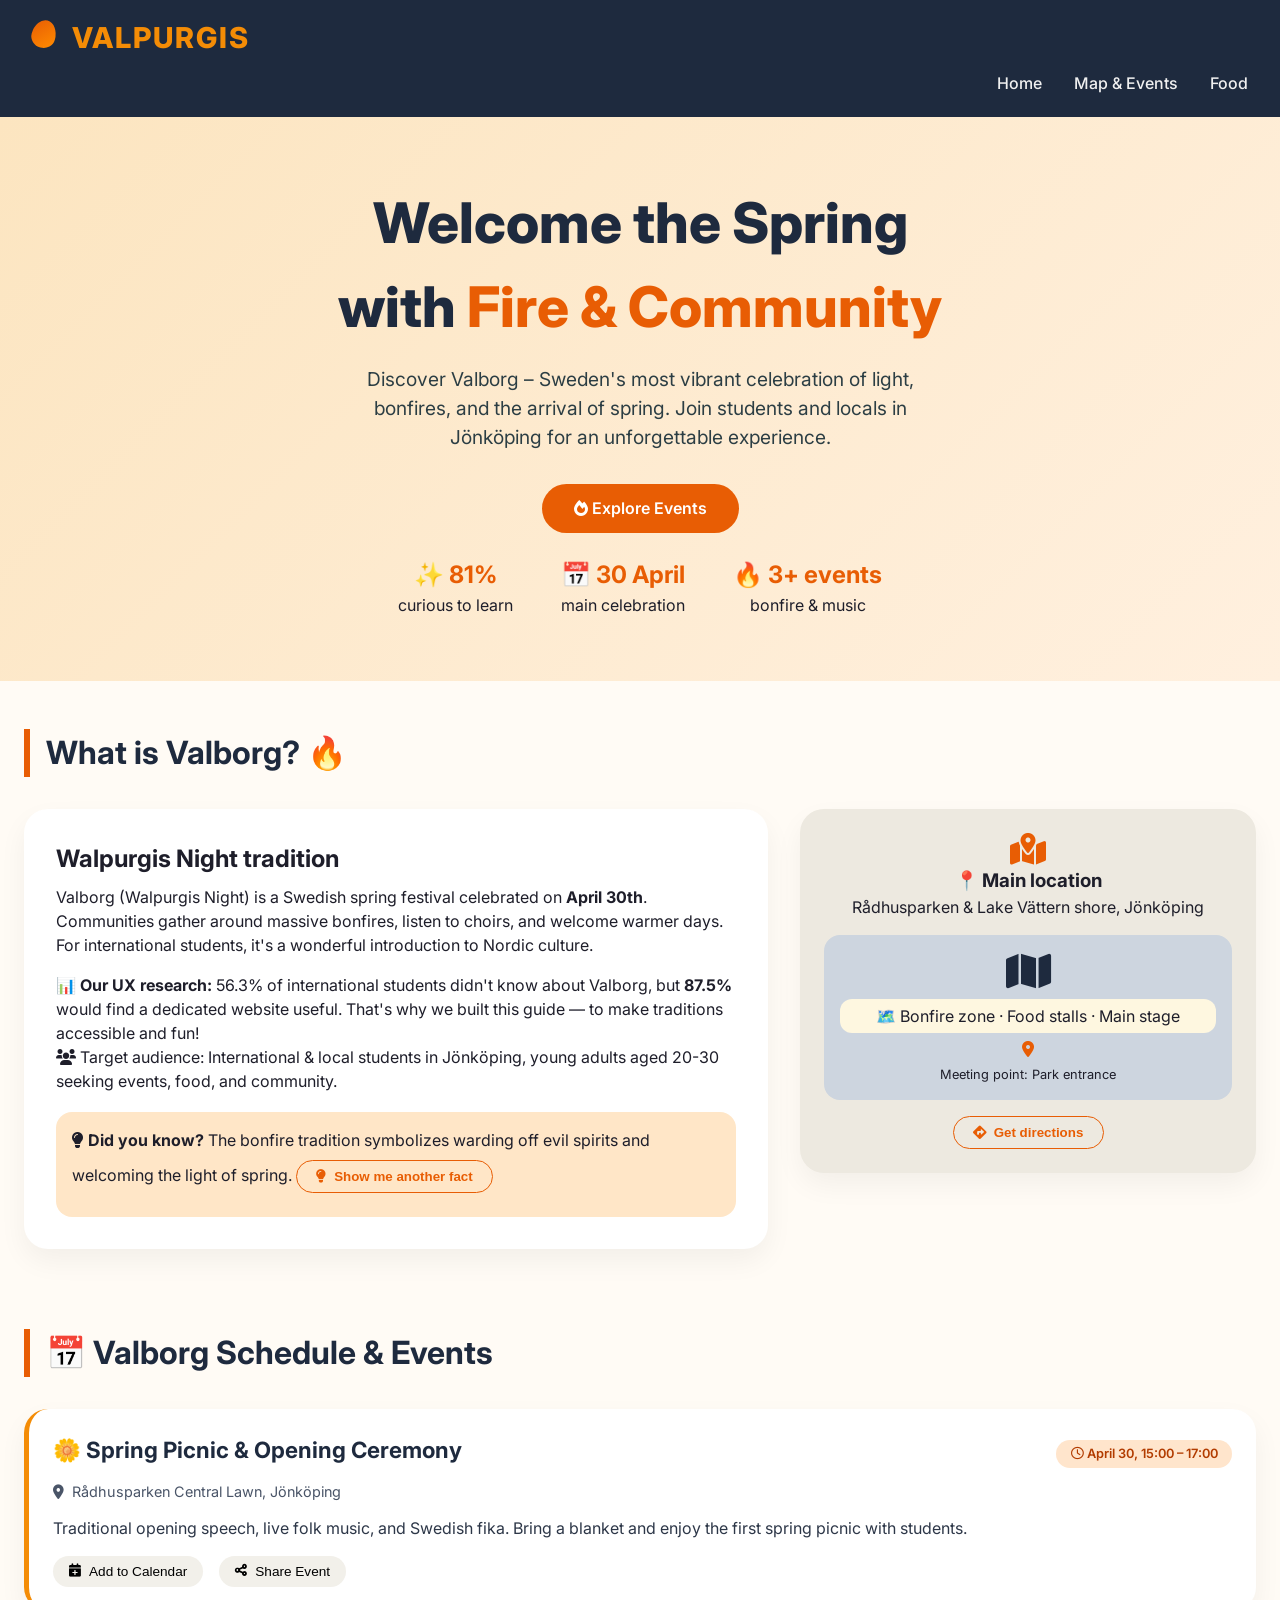
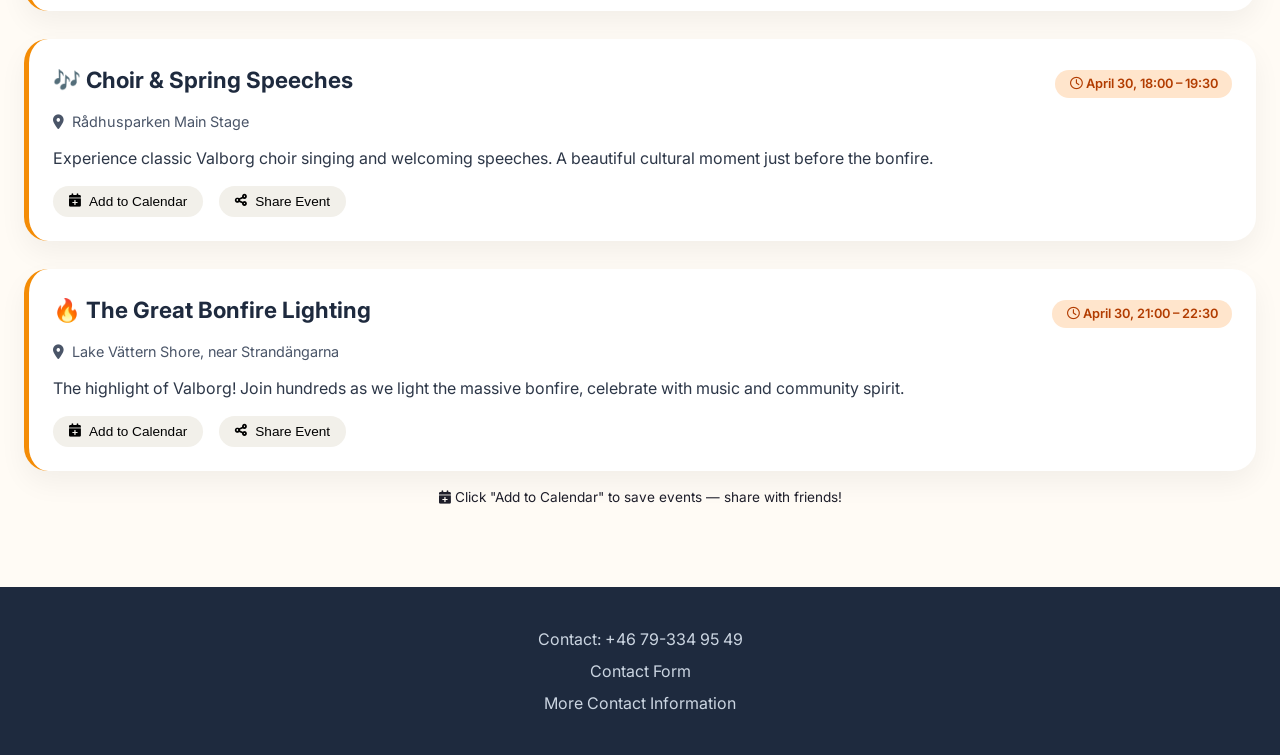
<file: index.html>
<!doctype html>
<html lang="en">
  <head>
    <meta charset="UTF-8" />
    <meta
      name="viewport"
      content="width=device-width, initial-scale=1.0, viewport-fit=cover"
    />
    <title>VALPURGIS | Spring Fire Festival in Jönköping</title>

    <!-- Google Fonts -->
    <link
      href="https://fonts.googleapis.com/css2?family=Inter:opsz,wght@14..32,300;400;500;600;700;800&display=swap"
      rel="stylesheet"
    />

    <!-- Font Awesome Icons -->
    <link
      rel="stylesheet"
      href="https://cdnjs.cloudflare.com/ajax/libs/font-awesome/6.0.0-beta3/css/all.min.css"
    />

    <style>
      /* ============================================
       VALPURGIS HOMEPAGE - MATCHING TEAM STYLES
       ============================================ */

      * {
        margin: 0;
        padding: 0;
        box-sizing: border-box;
      }

      body {
        font-family:
          "Inter",
          -apple-system,
          BlinkMacSystemFont,
          sans-serif;
        background-color: #fffbf5;
        color: #1e1e2a;
        line-height: 1.5;
        scroll-behavior: smooth;
      }

      /* Color variables */
      :root {
        --flame-orange: #e85d04;
        --ember-orange: #f48c06;
        --warm-light: #ffe6c7;
        --deep-navy: #1e2a3e;
        --card-shadow: 0 12px 28px rgba(0, 0, 0, 0.05);
        --transition: all 0.25s ease;
      }

      /* Skip link for accessibility */
      .skip-link {
        position: absolute;
        top: -40px;
        left: 0;
        background: var(--flame-orange);
        color: white;
        padding: 8px;
        z-index: 100;
        text-decoration: none;
        font-weight: 600;
      }
      .skip-link:focus {
        top: 0;
      }

      /* Container */
      .container {
        max-width: 1280px;
        margin: 0 auto;
        padding: 0 1.5rem;
      }

      /* ===== HEADER & NAVIGATION (matching classmates' style) ===== */
      .topbar {
        background-color: var(--deep-navy);
        padding: 1rem 2rem;
        position: sticky;
        top: 0;
        z-index: 100;
      }

      .logo {
        font-size: 1.8rem;
        font-weight: 800;
        letter-spacing: 2px;
        color: var(--ember-orange);
      }

      .logo .flame {
        display: inline-block;
        width: 24px;
        height: 28px;
        background: linear-gradient(135deg, var(--flame-orange), #ff8c00);
        border-radius: 50% 50% 50% 50% / 60% 60% 40% 40%;
        margin-right: 8px;
        transform: rotate(15deg);
      }

      .nav-links {
        display: flex;
        gap: 2rem;
        justify-content: flex-end;
        margin-top: 0.5rem;
      }

      .nav-links a {
        color: #f0f0f0;
        text-decoration: none;
        font-weight: 500;
        transition: var(--transition);
        padding: 0.25rem 0;
        border-bottom: 2px solid transparent;
      }

      .nav-links a:hover,
      .nav-links a:focus {
        color: var(--ember-orange);
        border-bottom-color: var(--ember-orange);
      }

      /* Buttons */
      .btn-primary {
        display: inline-block;
        background-color: var(--flame-orange);
        color: white;
        font-weight: 600;
        padding: 0.8rem 2rem;
        border-radius: 40px;
        text-decoration: none;
        transition: var(--transition);
        border: none;
        cursor: pointer;
        font-size: 1rem;
      }

      .btn-primary:hover {
        background-color: #c45100;
        transform: translateY(-2px);
        box-shadow: 0 8px 16px rgba(232, 93, 4, 0.2);
      }

      .btn-outline {
        background: transparent;
        border: 1.5px solid var(--flame-orange);
        color: var(--flame-orange);
        border-radius: 40px;
        padding: 0.5rem 1.2rem;
        font-weight: 600;
        cursor: pointer;
        transition: var(--transition);
        display: inline-flex;
        align-items: center;
        gap: 0.5rem;
      }

      .btn-outline:hover {
        background: var(--flame-orange);
        color: white;
      }

      /* Hero Section */
      .hero {
        background: linear-gradient(135deg, #fce5c0 0%, #fff0df 100%);
        padding: 4rem 0;
        text-align: center;
      }

      .hero h1 {
        font-size: 3.5rem;
        font-weight: 800;
        color: var(--deep-navy);
        margin-bottom: 1rem;
      }

      .hero p {
        font-size: 1.2rem;
        color: #2c3e44;
        max-width: 600px;
        margin: 0 auto 2rem auto;
      }

      .hero-stats {
        display: flex;
        justify-content: center;
        gap: 3rem;
        margin-top: 1.5rem;
        flex-wrap: wrap;
      }

      .stat {
        text-align: center;
      }

      .stat strong {
        font-size: 1.5rem;
        color: var(--flame-orange);
        display: block;
      }

      /* Section Titles */
      section {
        padding: 3rem 0 2rem 0;
        scroll-margin-top: 80px;
      }

      .section-title {
        font-size: 2rem;
        font-weight: 700;
        color: var(--deep-navy);
        border-left: 6px solid var(--flame-orange);
        padding-left: 1rem;
        margin-bottom: 2rem;
      }

      /* Info Grid */
      .info-grid {
        display: flex;
        flex-wrap: wrap;
        gap: 2rem;
        align-items: flex-start;
      }

      .info-card {
        flex: 2;
        background: white;
        padding: 2rem;
        border-radius: 1.5rem;
        box-shadow: var(--card-shadow);
      }

      .map-preview {
        flex: 1.2;
        background: #ede9e0;
        border-radius: 1.5rem;
        padding: 1.5rem;
        text-align: center;
        box-shadow: var(--card-shadow);
      }

      .map-placeholder {
        background: #cdd5df;
        border-radius: 1rem;
        padding: 1rem;
        margin: 1rem 0;
        min-height: 160px;
        display: flex;
        flex-direction: column;
        justify-content: center;
        align-items: center;
        gap: 0.5rem;
      }

      .fun-fact {
        background: #ffe6c7;
        border-radius: 1rem;
        padding: 1rem;
        margin-top: 1.2rem;
      }

      /* Events Section */
      .event-list {
        display: flex;
        flex-direction: column;
        gap: 1.8rem;
      }

      .event-card {
        background: white;
        border-radius: 1.5rem;
        padding: 1.5rem;
        box-shadow: var(--card-shadow);
        transition: var(--transition);
        border-left: 5px solid var(--ember-orange);
      }

      .event-card:hover {
        transform: translateY(-4px);
        box-shadow: 0 20px 30px rgba(0, 0, 0, 0.08);
      }

      .event-header {
        display: flex;
        flex-wrap: wrap;
        justify-content: space-between;
        align-items: baseline;
        margin-bottom: 0.8rem;
      }

      .event-title {
        font-size: 1.4rem;
        font-weight: 700;
        color: var(--deep-navy);
      }

      .event-time {
        background: #ffe5cc;
        padding: 0.3rem 0.9rem;
        border-radius: 40px;
        font-size: 0.8rem;
        font-weight: 600;
        color: #b23c00;
      }

      .event-location {
        display: flex;
        align-items: center;
        gap: 0.5rem;
        margin: 0.5rem 0;
        color: #4a5568;
        font-size: 0.9rem;
      }

      .event-desc {
        margin: 0.8rem 0 1rem 0;
        color: #2d3748;
      }

      .event-actions {
        display: flex;
        gap: 1rem;
        flex-wrap: wrap;
      }

      .icon-btn {
        background: #f2f0ea;
        border: none;
        padding: 0.5rem 1rem;
        border-radius: 2rem;
        font-size: 0.85rem;
        font-weight: 500;
        cursor: pointer;
        transition: 0.2s;
        display: inline-flex;
        align-items: center;
        gap: 0.5rem;
      }

      .icon-btn:hover {
        background: var(--ember-orange);
        color: white;
      }

      /* Toast Message */
      .toast-msg {
        position: fixed;
        bottom: 2rem;
        left: 50%;
        transform: translateX(-50%);
        background: var(--deep-navy);
        color: #ffeedd;
        padding: 0.7rem 1.5rem;
        border-radius: 40px;
        font-size: 0.85rem;
        z-index: 1000;
        opacity: 0;
        transition: opacity 0.2s;
        pointer-events: none;
      }

      /* Footer (matching classmates' style) */
      footer {
        background-color: var(--deep-navy);
        color: #cbd5e1;
        padding: 2rem;
        margin-top: 3rem;
        text-align: center;
      }

      footer p {
        margin: 0.5rem 0;
      }

      /* Responsive */
      @media (max-width: 768px) {
        .hero h1 {
          font-size: 2.2rem;
        }
        .info-grid {
          flex-direction: column;
        }
        .section-title {
          font-size: 1.7rem;
        }
        .nav-links {
          justify-content: center;
          margin-top: 1rem;
        }
        .hero-stats {
          gap: 1.5rem;
        }
      }

      @media (max-width: 480px) {
        .hero h1 {
          font-size: 1.8rem;
        }
        .event-header {
          flex-direction: column;
          gap: 0.5rem;
        }
        .event-title {
          font-size: 1.2rem;
        }
      }

      a:focus-visible,
      button:focus-visible {
        outline: 3px solid var(--flame-orange);
        outline-offset: 2px;
      }
    </style>
  </head>
  <body>
    <a href="#main-content" class="skip-link">Skip to main content</a>

    <div class="toast-msg" id="toastMsg">✅ Added to calendar!</div>

    <!-- HEADER (matching classmates' VALPURGIS style) -->
    <header class="topbar">
      <div class="logo"><span class="flame"></span> VALPURGIS</div>
      <div class="nav-links">
        <a href="index.html">Home</a>
        <a href="map.html">Map & Events</a>
        <a href="food.html">Food</a>
      </div>
    </header>

    <main id="main-content">
      <!-- HERO SECTION -->
      <section class="hero">
        <div class="container">
          <h1>
            Welcome the Spring<br />
            with <span style="color: #e85d04">Fire & Community</span>
          </h1>
          <p>
            Discover Valborg – Sweden's most vibrant celebration of light,
            bonfires, and the arrival of spring. Join students and locals in
            Jönköping for an unforgettable experience.
          </p>
          <a href="#events" class="btn-primary"
            ><i class="fas fa-fire"></i> Explore Events</a
          >
          <div class="hero-stats">
            <div class="stat"><strong>✨ 81%</strong> curious to learn</div>
            <div class="stat">
              <strong>📅 30 April</strong> main celebration
            </div>
            <div class="stat">
              <strong>🔥 3+ events</strong> bonfire & music
            </div>
          </div>
        </div>
      </section>

      <!-- INFO SECTION -->
      <section id="info">
        <div class="container">
          <h2 class="section-title">What is Valborg? 🔥</h2>
          <div class="info-grid">
            <div class="info-card">
              <h3 style="font-size: 1.5rem; margin-bottom: 0.5rem">
                Walpurgis Night tradition
              </h3>
              <p>
                Valborg (Walpurgis Night) is a Swedish spring festival
                celebrated on <strong>April 30th</strong>. Communities gather
                around massive bonfires, listen to choirs, and welcome warmer
                days. For international students, it's a wonderful introduction
                to Nordic culture.
              </p>
              <p style="margin-top: 1rem">
                📊 <strong>Our UX research:</strong> 56.3% of international
                students didn't know about Valborg, but
                <strong>87.5%</strong> would find a dedicated website useful.
                That's why we built this guide — to make traditions accessible
                and fun!
              </p>
              <p>
                <i class="fas fa-users"></i> Target audience: International &
                local students in Jönköping, young adults aged 20-30 seeking
                events, food, and community.
              </p>
              <div class="fun-fact" id="funFactDiv">
                <i class="fas fa-lightbulb"></i>
                <strong>Did you know?</strong> The bonfire tradition symbolizes
                warding off evil spirits and welcoming the light of spring.
              </div>
            </div>
            <div class="map-preview">
              <i
                class="fas fa-map-marked-alt"
                style="font-size: 2rem; color: var(--flame-orange)"
              ></i>
              <h3>📍 Main location</h3>
              <p>Rådhusparken & Lake Vättern shore, Jönköping</p>
              <div
                class="map-placeholder"
                aria-label="Map showing event area"
                role="img"
              >
                <i
                  class="fas fa-map"
                  style="font-size: 2.5rem; color: var(--deep-navy)"
                ></i>
                <div
                  style="
                    background: #fef7e0;
                    width: 100%;
                    border-radius: 12px;
                    padding: 0.3rem;
                  "
                >
                  🗺️ Bonfire zone · Food stalls · Main stage
                </div>
                <i class="fas fa-location-dot" style="color: #e85d04"></i>
                <span style="font-size: 0.8rem"
                  >Meeting point: Park entrance</span
                >
              </div>
              <button
                class="btn-outline"
                onclick="
                  alert(
                    '📍 Address: Rådhusparken, 553 15 Jönköping. Follow signs to the bonfire area!',
                  )
                "
              >
                <i class="fas fa-directions"></i> Get directions
              </button>
            </div>
          </div>
        </div>
      </section>

      <!-- EVENTS SECTION -->
      <section id="events">
        <div class="container">
          <h2 class="section-title">📅 Valborg Schedule & Events</h2>
          <div class="event-list" id="eventListContainer"></div>
          <p style="margin-top: 1rem; text-align: center; font-size: 0.85rem">
            <i class="fas fa-calendar-plus"></i> Click "Add to Calendar" to save
            events — share with friends!
          </p>
        </div>
      </section>
    </main>

    <!-- FOOTER (matching classmates' style) -->
    <footer>
      <p>Contact: +46 79-334 95 49</p>
      <p>Contact Form</p>
      <p>More Contact Information</p>
    </footer>

    <script>
      // ============================================
      // JAVASCRIPT - Events, Calendar, and Interactions
      // ============================================

      // Event data
      const eventsData = [
        {
          id: 1,
          title: "🌼 Spring Picnic & Opening Ceremony",
          start: "20260430T150000",
          end: "20260430T170000",
          startReadable: "April 30, 15:00 – 17:00",
          location: "Rådhusparken Central Lawn, Jönköping",
          description:
            "Traditional opening speech, live folk music, and Swedish fika. Bring a blanket and enjoy the first spring picnic with students.",
        },
        {
          id: 2,
          title: "🎶 Choir & Spring Speeches",
          start: "20260430T180000",
          end: "20260430T193000",
          startReadable: "April 30, 18:00 – 19:30",
          location: "Rådhusparken Main Stage",
          description:
            "Experience classic Valborg choir singing and welcoming speeches. A beautiful cultural moment just before the bonfire.",
        },
        {
          id: 3,
          title: "🔥 The Great Bonfire Lighting",
          start: "20260430T210000",
          end: "20260430T223000",
          startReadable: "April 30, 21:00 – 22:30",
          location: "Lake Vättern Shore, near Strandängarna",
          description:
            "The highlight of Valborg! Join hundreds as we light the massive bonfire, celebrate with music and community spirit.",
        },
      ];

      function showToast(message) {
        const toast = document.getElementById("toastMsg");
        toast.textContent = message;
        toast.style.opacity = "1";
        setTimeout(() => {
          toast.style.opacity = "0";
          setTimeout(() => {
            toast.textContent = "✅ Added to calendar!";
          }, 300);
        }, 2200);
      }

      function downloadICSFile(event) {
        const icsContent = [
          "BEGIN:VCALENDAR",
          "VERSION:2.0",
          "PRODID:-//ValpurGIS//Event Calendar//EN",
          "BEGIN:VEVENT",
          `SUMMARY:${event.title}`,
          `DTSTART:${event.start}`,
          `DTEND:${event.end}`,
          `LOCATION:${event.location}`,
          `DESCRIPTION:${event.description} – Valborg celebration in Jönköping`,
          "END:VEVENT",
          "END:VCALENDAR",
        ].join("\r\n");

        const blob = new Blob([icsContent], {
          type: "text/calendar;charset=utf-8",
        });
        const link = document.createElement("a");
        const filename = `Valborg_${event.title.replace(/[^a-z0-9]/gi, "_")}.ics`;
        link.href = URL.createObjectURL(blob);
        link.download = filename;
        document.body.appendChild(link);
        link.click();
        document.body.removeChild(link);
        URL.revokeObjectURL(link.href);
        showToast(`✅ "${event.title}" added to your calendar!`);
      }

      function shareEventDetails(event) {
        const shareText = `🎉 ${event.title}\n📅 ${event.startReadable}\n📍 ${event.location}\n🔗 ${event.description}\n— via VALPURGIS Guide`;
        navigator.clipboard
          .writeText(shareText)
          .then(() => {
            showToast(`📋 Event details copied: ${event.title}`);
          })
          .catch(() => {
            alert("Could not copy. You can manually share this event.");
          });
      }

      function renderEvents() {
        const container = document.getElementById("eventListContainer");
        if (!container) return;

        container.innerHTML = "";

        eventsData.forEach((event) => {
          const card = document.createElement("div");
          card.className = "event-card";
          card.innerHTML = `
          <div class="event-header">
            <div class="event-title">${event.title}</div>
            <div class="event-time"><i class="far fa-clock"></i> ${event.startReadable}</div>
          </div>
          <div class="event-location"><i class="fas fa-map-marker-alt"></i> ${event.location}</div>
          <div class="event-desc">${event.description}</div>
          <div class="event-actions">
            <button class="icon-btn add-calendar" data-id="${event.id}"><i class="fas fa-calendar-plus"></i> Add to Calendar</button>
            <button class="icon-btn share-event" data-id="${event.id}"><i class="fas fa-share-alt"></i> Share Event</button>
          </div>
        `;
          container.appendChild(card);
        });

        document.querySelectorAll(".add-calendar").forEach((btn) => {
          btn.addEventListener("click", () => {
            const id = parseInt(btn.getAttribute("data-id"));
            const event = eventsData.find((e) => e.id === id);
            if (event) downloadICSFile(event);
          });
        });

        document.querySelectorAll(".share-event").forEach((btn) => {
          btn.addEventListener("click", () => {
            const id = parseInt(btn.getAttribute("data-id"));
            const event = eventsData.find((e) => e.id === id);
            if (event) shareEventDetails(event);
          });
        });
      }

      // Active navigation highlighting on scroll
      function setupScrollSpy() {
        const sections = document.querySelectorAll("section");
        const navLinks = document.querySelectorAll(".nav-links a");

        window.addEventListener("scroll", () => {
          let current = "";
          const scrollPos = window.scrollY + 100;

          sections.forEach((section) => {
            const sectionTop = section.offsetTop;
            const sectionBottom = sectionTop + section.offsetHeight;
            if (scrollPos >= sectionTop && scrollPos < sectionBottom) {
              current = section.getAttribute("id");
            }
          });

          navLinks.forEach((link) => {
            link.style.borderBottomColor = "transparent";
            if (link.getAttribute("href") === `#${current}`) {
              link.style.borderBottomColor = "var(--ember-orange)";
              link.style.color = "#FFD966";
            } else if (
              link.getAttribute("href") !== "#" &&
              !link.getAttribute("href").startsWith("#")
            ) {
              link.style.color = "#f0f0f0";
            }
          });
        });
      }

      // Random fun fact button
      function addFunFactButton() {
        const funFactDiv = document.getElementById("funFactDiv");
        if (funFactDiv && !document.getElementById("randomFactBtn")) {
          const facts = [
            "🔥 The largest Valborg bonfire in Sweden can reach over 10 meters high!",
            "🎓 For students, Valborg marks the end of the spring semester and the start of exam celebrations.",
            "🌸 Traditionally, songs about spring are sung before lighting the fire to chase away winter.",
            "📜 The name 'Valborg' comes from Saint Walpurga, an 8th-century English missionary.",
            "🍓 Many Swedes enjoy the first strawberries of the season during Valborg.",
            "🎵 'Winter has fled, spring is here' is a classic Valborg song.",
            "🕯️ Some communities also light smaller bonfires in gardens.",
          ];

          const factBtn = document.createElement("button");
          factBtn.className = "btn-outline";
          factBtn.id = "randomFactBtn";
          factBtn.style.marginTop = "0.5rem";
          factBtn.innerHTML =
            '<i class="fas fa-lightbulb"></i> Show me another fact';

          const factDisplay = document.createElement("p");
          factDisplay.id = "factDisplay";
          factDisplay.style.marginTop = "0.5rem";
          factDisplay.style.fontSize = "0.85rem";
          factDisplay.style.fontStyle = "italic";

          funFactDiv.appendChild(factBtn);
          funFactDiv.appendChild(factDisplay);

          factBtn.addEventListener("click", () => {
            const randomIndex = Math.floor(Math.random() * facts.length);
            factDisplay.textContent = `✨ ${facts[randomIndex]}`;
          });
        }
      }

      document.addEventListener("DOMContentLoaded", () => {
        renderEvents();
        setupScrollSpy();
        addFunFactButton();
      });
    </script>
  </body>
</html>
</file>
